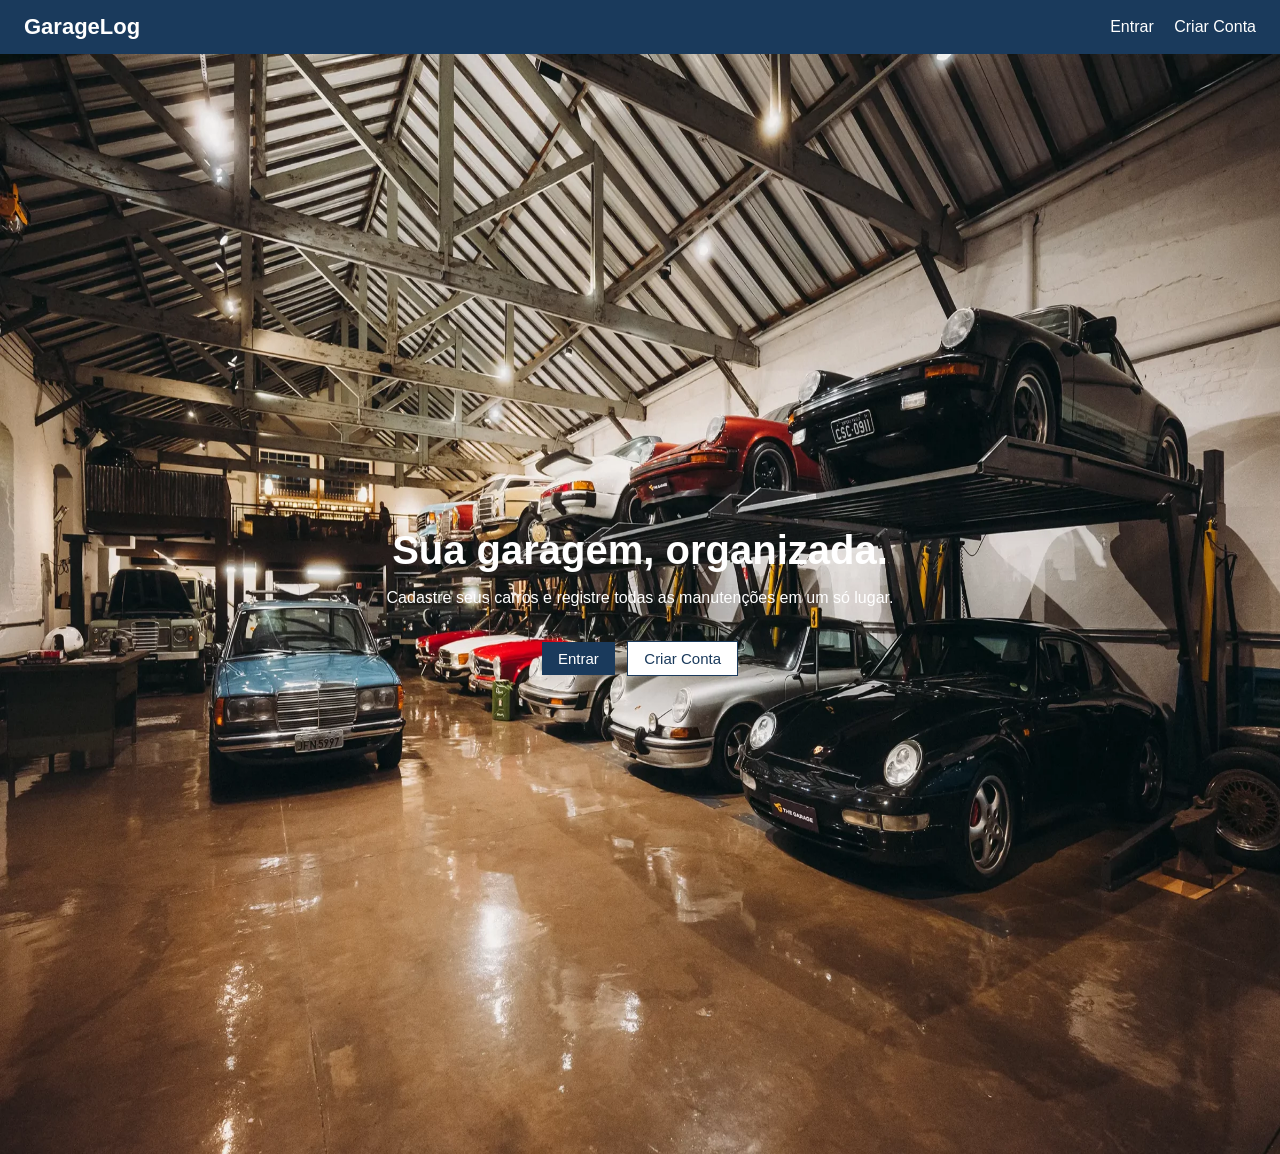
<file: index.html>
<!DOCTYPE html>
<html lang="pt-BR">
    <head>
        <meta charset="UTF-8">
        <link rel="icon" href="img/favpng_e4d9513455ed0e2b7a1973206c502229.png" type="image/png">
        <title>GarageLog</title>
        <link rel="stylesheet" href="css/estilo.css" type="text/css">
    </head>
    <body>

        <div class="header">
            <a href="index.html" class="logo">GarageLog</a>
            <nav class="nav">
                <a href="login.html">Entrar</a>
                <a href="cadastro.html">Criar Conta</a>
            </nav>
        </div>

        <div class="hero">
            <img src="img/garage.jpeg" alt="Garagem" class="hero-bg">
            <div class="hero-content">
                <h1>Sua garagem, organizada.</h1>
                <p>Cadastre seus carros e registre todas as manutenções em um só lugar.</p>
                <div>
                    <a href="login.html" class="btn">Entrar</a>
                    <a href="cadastro.html" class="btn btn-outline">Criar Conta</a>
                </div>
            </div>
        </div>

    </body>
</html>
</file>
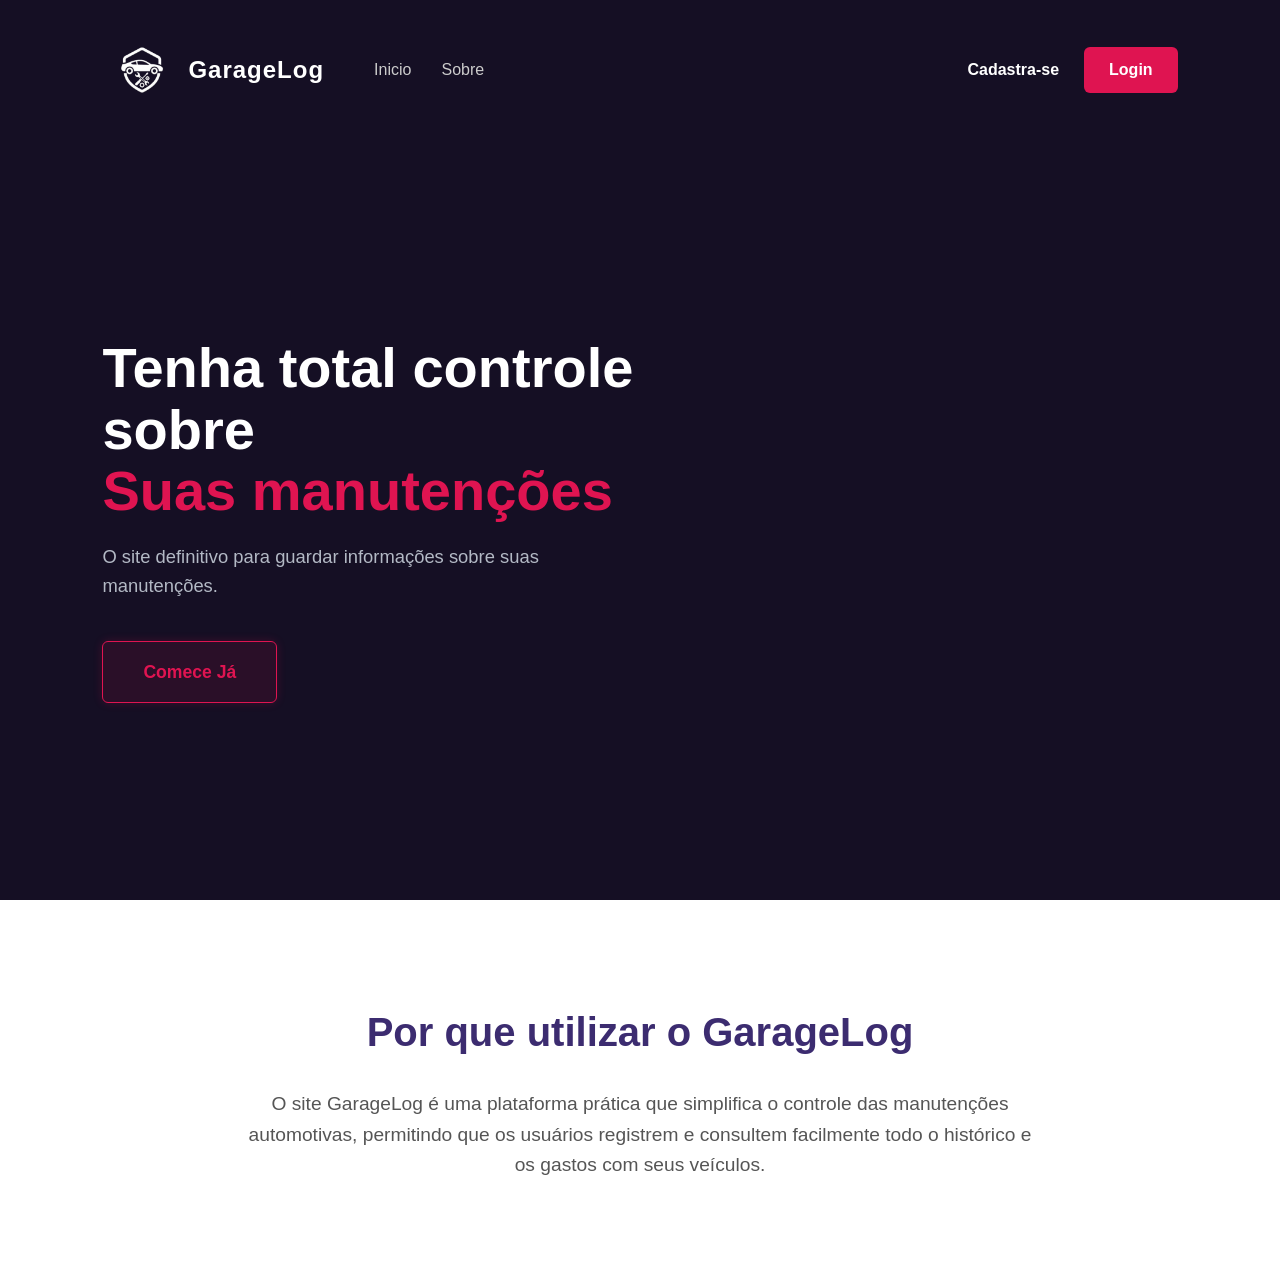
<file: frontend/index.html>
<!DOCTYPE html>
<html lang="en">
<head>
    <meta charset="UTF-8">
    <meta name="viewport" content="width=device-width, initial-scale=1.0">
    <title>GarageLog</title>
    <link rel="stylesheet" href="css/style.css">
</head>
<body>
    <div class="principal">
        <header class="header">
            <div class="grupo_esquerda">

                <div class="logo">
                    <img src="img\garageLog_logoBranca.png" alt="Logo GarageLog">
                    <a href="index.html">GarageLog</a>
                </div>

                <nav class="navbar">
                    <a href="index.html">Inicio</a>
                    <a href="#sobre">Sobre</a>
                </nav>          
            </div>

            <div class="grupo_direita">
                <a href="cadastro.html">Cadastra-se</a>
                <a href="login.html">Login</a>
            </div>

        </header>
        
        <main class="hero">

            <div class="texto_intro">
                <h1>Tenha total controle sobre <br><span>Suas manutenções</span></h1>
                <p>O site definitivo para guardar informações sobre suas manutenções.</p>

                <a href="cadastro.html" class="btn_comece_ja">Comece Já</a>
            </div>

            <div class="esp_vazio"></div>
        </main>
    </div>

    <section id="sobre" class="sessao-explicacao">
        <div class="container-explicacao">
            <h2>Por que utilizar o GarageLog</h2>
            <p>O site GarageLog é uma plataforma prática que simplifica o controle das manutenções automotivas, permitindo que os usuários registrem e consultem facilmente todo o histórico e os gastos com seus veículos.</p>    
        </div>
    </section>

</body>
</html>
</file>
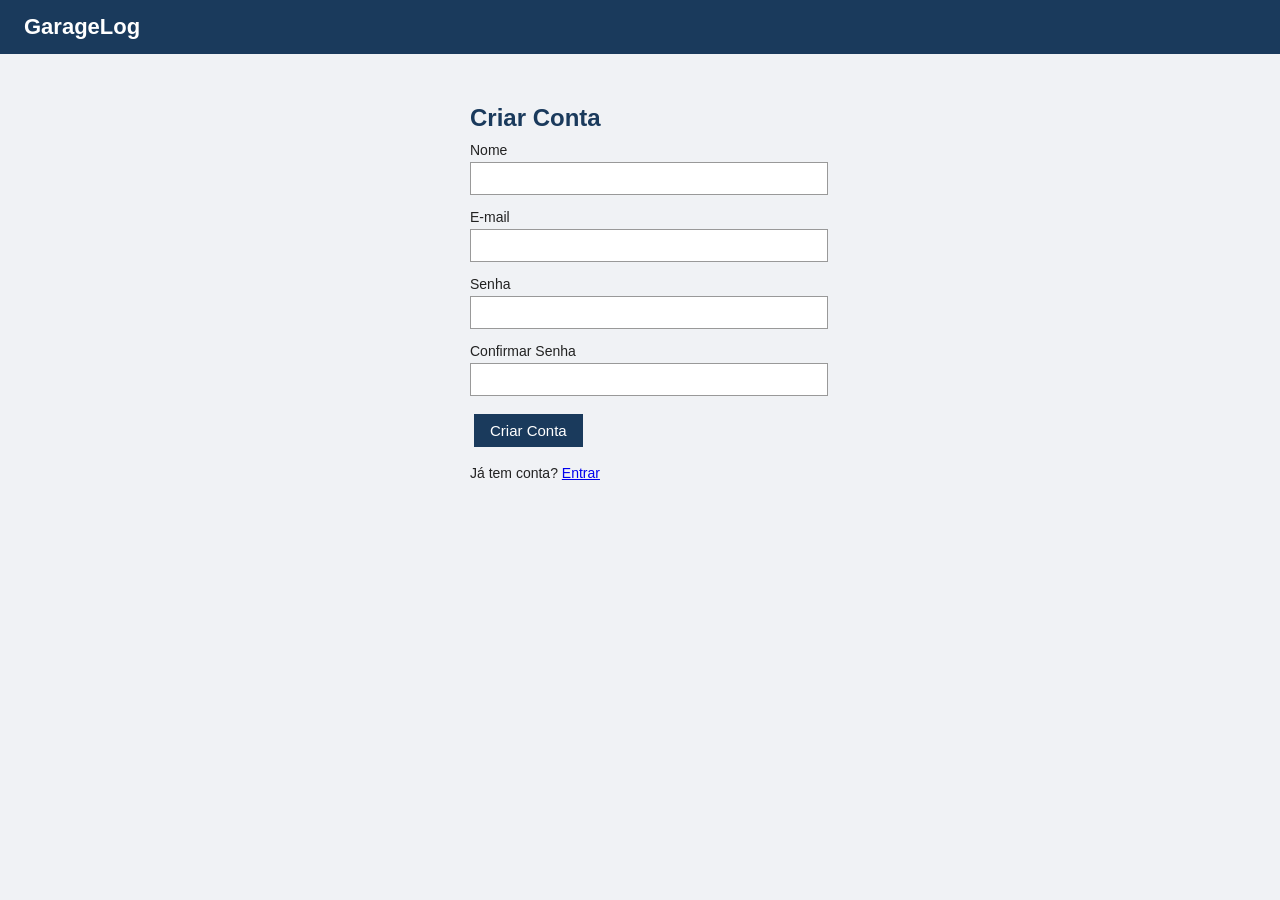
<file: cadastro.html>
<!DOCTYPE html>
<html lang="pt-BR">
    <head>
        <meta charset="UTF-8">
        <link rel="icon" href="img/favpng_e4d9513455ed0e2b7a1973206c502229.png" type="image/png">
        <title>GarageLog - Criar Conta</title>
        <link rel="stylesheet" href="css/estilo.css" type="text/css">
    </head>
    <body>

        <div class="header">
            <a href="index.html" class="logo">GarageLog</a>
        </div>

        <div class="form-container">
            <h2>Criar Conta</h2>

            <div class="form-group">
                <label>Nome</label>
                <input type="text" id="nome">
            </div>

            <div class="form-group">
                <label>E-mail</label>
                <input type="text" id="email">
            </div>

            <div class="form-group">
                <label>Senha</label>
                <input type="password" id="senha">
            </div>

            <div class="form-group">
                <label>Confirmar Senha</label>
                <input type="password" id="confirmar-senha">
            </div>

            <button class="btn" onclick="criarConta()">Criar Conta</button>

            <div id="mensagem"></div>

            <a href="garagem.html" id="link-garagem" class="btn" style="display: none;">Ir para minha garagem &rarr;</a>

            <p class="form-footer">Já tem conta? <a href="login.html">Entrar</a></p>
        </div>

        <script src="js/cadastro.js"></script>
    </body>
</html>
</file>
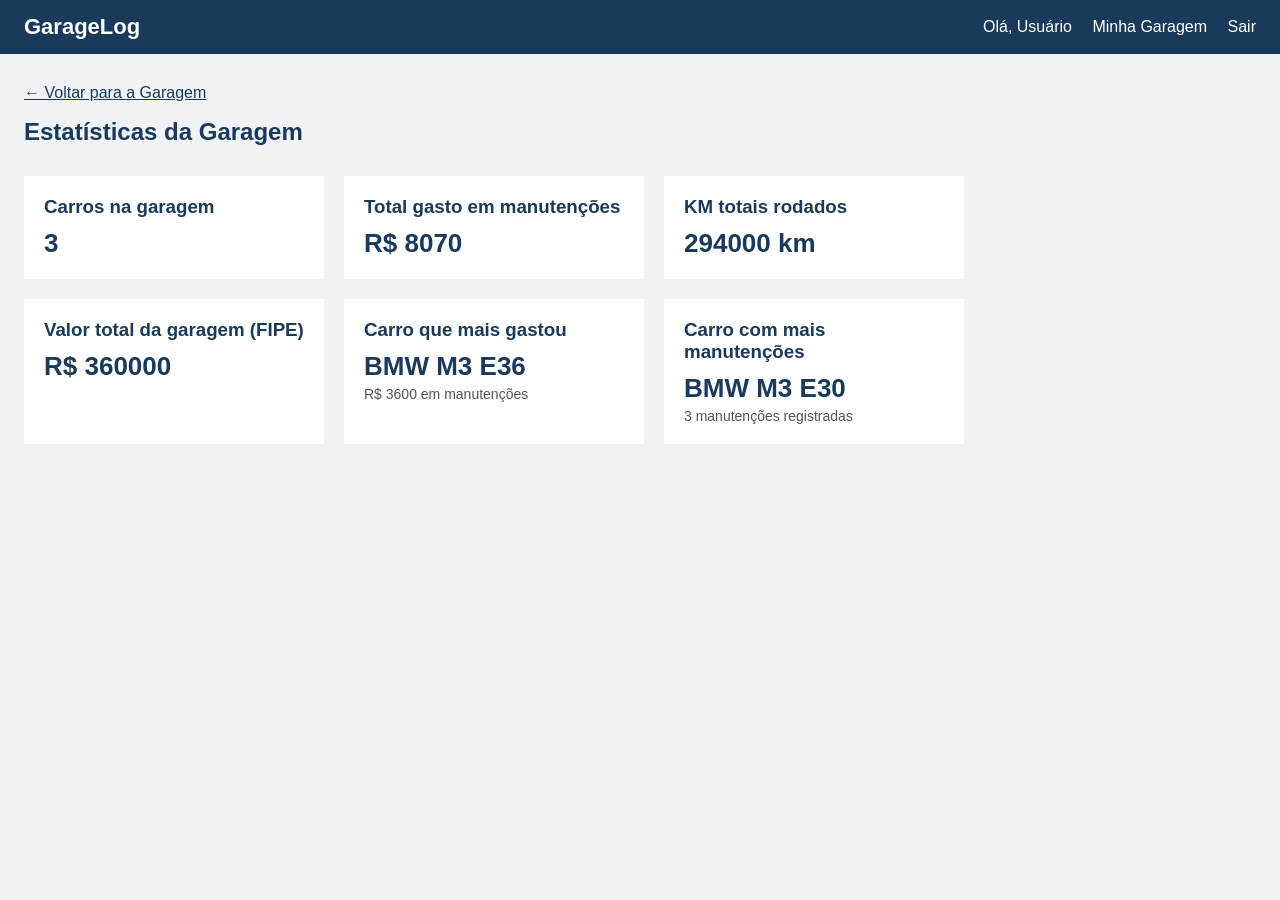
<file: estatisticas.html>
<!DOCTYPE html>
<html lang="pt-BR">
    <head>
        <meta charset="UTF-8">
        <link rel="icon" href="img/favpng_e4d9513455ed0e2b7a1973206c502229.png" type="image/png">
        <title>GarageLog - Estatísticas</title>
        <link rel="stylesheet" href="css/estilo.css" type="text/css">
    </head>
    <body>

        <div class="header">
            <a href="index.html" class="logo">GarageLog</a>
            <nav class="nav">
                <span>Olá, Usuário</span>
                <a href="garagem.html">Minha Garagem</a>
                <a href="index.html">Sair</a>
            </nav>
        </div>

        <div class="container">
            <a href="garagem.html" class="back-link">← Voltar para a Garagem</a>

            <div class="page-header">
                <h2 class="page-title">Estatísticas da Garagem</h2>
            </div>

            <div class="stats-grid">
                <div class="stat-card">
                    <h3>Carros na garagem</h3>
                    <div class="stat-valor" id="stat-contador">-</div>
                </div>
                <div class="stat-card">
                    <h3>Total gasto em manutenções</h3>
                    <div class="stat-valor" id="stat-total">-</div>
                </div>
                <div class="stat-card">
                    <h3>KM totais rodados</h3>
                    <div class="stat-valor" id="stat-km">-</div>
                </div>
                <div class="stat-card">
                    <h3>Valor total da garagem (FIPE)</h3>
                    <div class="stat-valor" id="stat-fipe">-</div>
                </div>
                <div class="stat-card">
                    <h3>Carro que mais gastou</h3>
                    <div class="stat-valor" id="stat-maior-gasto">-</div>
                    <div class="stat-detalhe" id="stat-maior-gasto-det"></div>
                </div>
                <div class="stat-card">
                    <h3>Carro com mais manutenções</h3>
                    <div class="stat-valor" id="stat-mais-manut">-</div>
                    <div class="stat-detalhe" id="stat-mais-manut-det"></div>
                </div>
            </div>
        </div>

        <script src="js/estatisticas.js"></script>
    </body>
</html>
</file>
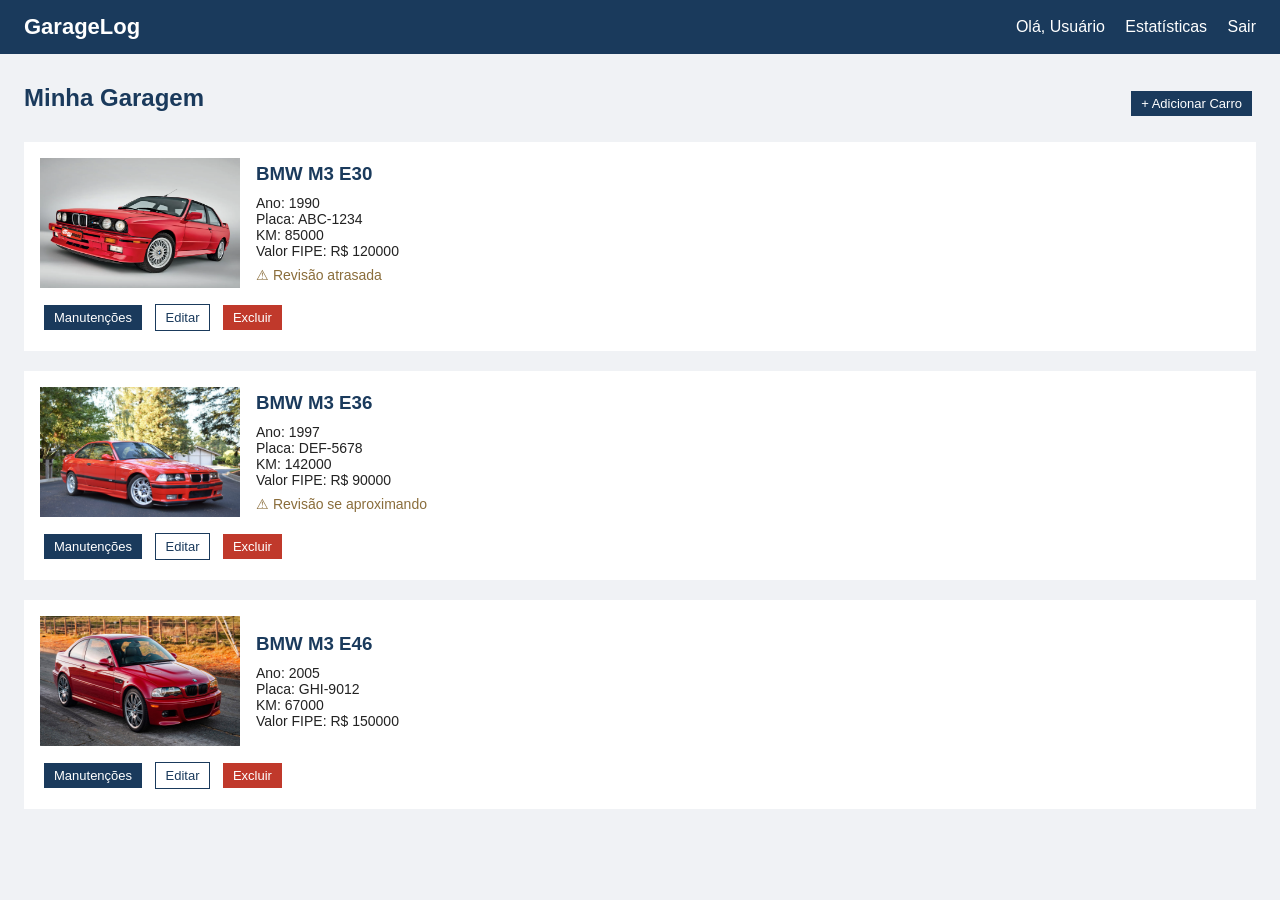
<file: garagem.html>
<!DOCTYPE html>
<html lang="pt-BR">
    <head>
        <meta charset="UTF-8">
        <link rel="icon" href="img/favpng_e4d9513455ed0e2b7a1973206c502229.png" type="image/png">
        <title>GarageLog - Minha Garagem</title>
        <link rel="stylesheet" href="css/estilo.css" type="text/css">
    </head>
    <body>

        <div class="header">
            <a href="index.html" class="logo">GarageLog</a>
            <nav class="nav">
                <span>Olá, Usuário</span>
                <a href="estatisticas.html">Estatísticas</a>
                <a href="index.html">Sair</a>
            </nav>
        </div>

        <div class="container">
            <div class="page-header">
                <h2 class="page-title">Minha Garagem</h2>
                <button class="btn btn-small" onclick="mostrarFormCarro()">+ Adicionar Carro</button>
            </div>

            <div class="form-inline" id="form-carro">
                <h3 id="titulo-form-carro">Adicionar Carro</h3>
                <div class="form-group">
                    <label>Modelo</label>
                    <input type="text" id="c-modelo">
                </div>
                <div class="form-group">
                    <label>Ano</label>
                    <input type="text" id="c-ano">
                </div>
                <div class="form-group">
                    <label>Placa</label>
                    <input type="text" id="c-placa">
                </div>
                <div class="form-group">
                    <label>KM Atual</label>
                    <input type="number" id="c-km">
                </div>
                <div class="form-group">
                    <label>Próxima revisão (KM)</label>
                    <input type="number" id="c-proxima">
                </div>
                <div class="form-group">
                    <label>Valor FIPE (R$)</label>
                    <input type="number" id="c-fipe">
                </div>
                <button class="btn" onclick="salvarCarro()">Salvar</button>
                <button class="btn btn-outline" onclick="esconderFormCarro()">Cancelar</button>
                <div id="mensagem-carro"></div>
            </div>

            <div class="cards" id="cards">

                <div class="card" id="carro1">
                    <div class="card-top">
                        <img src="img/e30.jpeg" alt="BMW M3 E30">
                        <div class="card-info" id="info1">
                            <h3>BMW M3 E30</h3>
                            <p>Ano: 1990</p>
                            <p>Placa: ABC-1234</p>
                            <p>KM: 85000</p>
                            <p>Valor FIPE: R$ 120000</p>
                            <p class="alerta-revisao" id="alerta1" style="display: none;"></p>
                        </div>
                    </div>
                    <div class="card-actions" id="acoes1">
                        <button class="btn btn-small" onclick="alternarManutencoes(1)">Manutenções</button>
                        <button class="btn btn-small btn-outline" onclick="editarCarro(1)">Editar</button>
                        <button class="btn btn-small btn-danger" onclick="pedirConfirmacao(1)">Excluir</button>
                    </div>
                    <div class="confirmacao" id="confirm1" style="display: none;">
                        <p>Tem certeza que deseja excluir este carro?</p>
                        <button class="btn btn-small btn-danger" onclick="confirmarExclusao(1)">Sim, excluir</button>
                        <button class="btn btn-small btn-outline" onclick="cancelarExclusao(1)">Cancelar</button>
                    </div>
                    <div class="bloco-manutencoes" id="bloco1">
                        <div class="table-wrapper">
                            <table>
                                <thead>
                                    <tr><th>Data</th><th>Tipo</th><th>Descrição</th><th>KM</th><th>Valor</th><th>Ações</th></tr>
                                </thead>
                                <tbody id="corpo1">
                                    <tr>
                                        <td>10/01/2024</td><td>Revisão</td><td>Troca de óleo e filtro</td><td>80000</td><td data-valor="350">R$ 350</td>
                                        <td><button class="btn btn-small btn-outline" onclick="editarManutencao(this,1)">Editar</button> <button class="btn btn-small btn-danger" onclick="excluirManutencao(this,1)">Excluir</button></td>
                                    </tr>
                                    <tr>
                                        <td>15/03/2024</td><td>Freios</td><td>Troca das pastilhas dianteiras</td><td>81500</td><td data-valor="620">R$ 620</td>
                                        <td><button class="btn btn-small btn-outline" onclick="editarManutencao(this,1)">Editar</button> <button class="btn btn-small btn-danger" onclick="excluirManutencao(this,1)">Excluir</button></td>
                                    </tr>
                                    <tr>
                                        <td>20/08/2024</td><td>Revisão</td><td>Troca de velas e correia dentada</td><td>85000</td><td data-valor="1200">R$ 1200</td>
                                        <td><button class="btn btn-small btn-outline" onclick="editarManutencao(this,1)">Editar</button> <button class="btn btn-small btn-danger" onclick="excluirManutencao(this,1)">Excluir</button></td>
                                    </tr>
                                </tbody>
                            </table>
                        </div>
                        <div class="total-box">Total gasto: <b id="total1">R$ 0</b></div>
                        <button class="btn btn-small" onclick="mostrarFormManut(1)">+ Registrar Manutenção</button>
                        <div class="form-manut" id="formmanut1">
                            <h4 id="tituloman1">Registrar Manutenção</h4>
                            <div class="form-group"><label>Data</label><input type="text" id="m-data1" placeholder="dd/mm/aaaa"></div>
                            <div class="form-group"><label>Tipo</label><input type="text" id="m-tipo1"></div>
                            <div class="form-group"><label>Descrição</label><input type="text" id="m-descricao1"></div>
                            <div class="form-group"><label>KM</label><input type="text" id="m-km1"></div>
                            <div class="form-group"><label>Valor (R$)</label><input type="number" id="m-valor1"></div>
                            <button class="btn" onclick="salvarManutencao(1)">Salvar</button>
                            <button class="btn btn-outline" onclick="esconderFormManut(1)">Cancelar</button>
                            <div id="msgman1"></div>
                        </div>
                    </div>
                </div>

                <div class="card" id="carro2">
                    <div class="card-top">
                        <img src="img/e36.jpeg" alt="BMW M3 E36">
                        <div class="card-info" id="info2">
                            <h3>BMW M3 E36</h3>
                            <p>Ano: 1997</p>
                            <p>Placa: DEF-5678</p>
                            <p>KM: 142000</p>
                            <p>Valor FIPE: R$ 90000</p>
                            <p class="alerta-revisao" id="alerta2" style="display: none;"></p>
                        </div>
                    </div>
                    <div class="card-actions" id="acoes2">
                        <button class="btn btn-small" onclick="alternarManutencoes(2)">Manutenções</button>
                        <button class="btn btn-small btn-outline" onclick="editarCarro(2)">Editar</button>
                        <button class="btn btn-small btn-danger" onclick="pedirConfirmacao(2)">Excluir</button>
                    </div>
                    <div class="confirmacao" id="confirm2" style="display: none;">
                        <p>Tem certeza que deseja excluir este carro?</p>
                        <button class="btn btn-small btn-danger" onclick="confirmarExclusao(2)">Sim, excluir</button>
                        <button class="btn btn-small btn-outline" onclick="cancelarExclusao(2)">Cancelar</button>
                    </div>
                    <div class="bloco-manutencoes" id="bloco2">
                        <div class="table-wrapper">
                            <table>
                                <thead>
                                    <tr><th>Data</th><th>Tipo</th><th>Descrição</th><th>KM</th><th>Valor</th><th>Ações</th></tr>
                                </thead>
                                <tbody id="corpo2">
                                    <tr>
                                        <td>12/02/2023</td><td>Revisão</td><td>Troca de óleo</td><td>138000</td><td data-valor="400">R$ 400</td>
                                        <td><button class="btn btn-small btn-outline" onclick="editarManutencao(this,2)">Editar</button> <button class="btn btn-small btn-danger" onclick="excluirManutencao(this,2)">Excluir</button></td>
                                    </tr>
                                    <tr>
                                        <td>03/01/2024</td><td>Pneus</td><td>Quatro pneus novos</td><td>141800</td><td data-valor="3200">R$ 3200</td>
                                        <td><button class="btn btn-small btn-outline" onclick="editarManutencao(this,2)">Editar</button> <button class="btn btn-small btn-danger" onclick="excluirManutencao(this,2)">Excluir</button></td>
                                    </tr>
                                </tbody>
                            </table>
                        </div>
                        <div class="total-box">Total gasto: <b id="total2">R$ 0</b></div>
                        <button class="btn btn-small" onclick="mostrarFormManut(2)">+ Registrar Manutenção</button>
                        <div class="form-manut" id="formmanut2">
                            <h4 id="tituloman2">Registrar Manutenção</h4>
                            <div class="form-group"><label>Data</label><input type="text" id="m-data2" placeholder="dd/mm/aaaa"></div>
                            <div class="form-group"><label>Tipo</label><input type="text" id="m-tipo2"></div>
                            <div class="form-group"><label>Descrição</label><input type="text" id="m-descricao2"></div>
                            <div class="form-group"><label>KM</label><input type="text" id="m-km2"></div>
                            <div class="form-group"><label>Valor (R$)</label><input type="number" id="m-valor2"></div>
                            <button class="btn" onclick="salvarManutencao(2)">Salvar</button>
                            <button class="btn btn-outline" onclick="esconderFormManut(2)">Cancelar</button>
                            <div id="msgman2"></div>
                        </div>
                    </div>
                </div>

                <div class="card" id="carro3">
                    <div class="card-top">
                        <img src="img/e46.jpeg" alt="BMW M3 E46">
                        <div class="card-info" id="info3">
                            <h3>BMW M3 E46</h3>
                            <p>Ano: 2005</p>
                            <p>Placa: GHI-9012</p>
                            <p>KM: 67000</p>
                            <p>Valor FIPE: R$ 150000</p>
                            <p class="alerta-revisao" id="alerta3" style="display: none;"></p>
                        </div>
                    </div>
                    <div class="card-actions" id="acoes3">
                        <button class="btn btn-small" onclick="alternarManutencoes(3)">Manutenções</button>
                        <button class="btn btn-small btn-outline" onclick="editarCarro(3)">Editar</button>
                        <button class="btn btn-small btn-danger" onclick="pedirConfirmacao(3)">Excluir</button>
                    </div>
                    <div class="confirmacao" id="confirm3" style="display: none;">
                        <p>Tem certeza que deseja excluir este carro?</p>
                        <button class="btn btn-small btn-danger" onclick="confirmarExclusao(3)">Sim, excluir</button>
                        <button class="btn btn-small btn-outline" onclick="cancelarExclusao(3)">Cancelar</button>
                    </div>
                    <div class="bloco-manutencoes" id="bloco3">
                        <div class="table-wrapper">
                            <table>
                                <thead>
                                    <tr><th>Data</th><th>Tipo</th><th>Descrição</th><th>KM</th><th>Valor</th><th>Ações</th></tr>
                                </thead>
                                <tbody id="corpo3">
                                    <tr>
                                        <td>05/05/2024</td><td>Revisão</td><td>Óleo e filtros</td><td>64000</td><td data-valor="500">R$ 500</td>
                                        <td><button class="btn btn-small btn-outline" onclick="editarManutencao(this,3)">Editar</button> <button class="btn btn-small btn-danger" onclick="excluirManutencao(this,3)">Excluir</button></td>
                                    </tr>
                                    <tr>
                                        <td>18/09/2024</td><td>Suspensão</td><td>Troca dos amortecedores</td><td>66200</td><td data-valor="1800">R$ 1800</td>
                                        <td><button class="btn btn-small btn-outline" onclick="editarManutencao(this,3)">Editar</button> <button class="btn btn-small btn-danger" onclick="excluirManutencao(this,3)">Excluir</button></td>
                                    </tr>
                                </tbody>
                            </table>
                        </div>
                        <div class="total-box">Total gasto: <b id="total3">R$ 0</b></div>
                        <button class="btn btn-small" onclick="mostrarFormManut(3)">+ Registrar Manutenção</button>
                        <div class="form-manut" id="formmanut3">
                            <h4 id="tituloman3">Registrar Manutenção</h4>
                            <div class="form-group"><label>Data</label><input type="text" id="m-data3" placeholder="dd/mm/aaaa"></div>
                            <div class="form-group"><label>Tipo</label><input type="text" id="m-tipo3"></div>
                            <div class="form-group"><label>Descrição</label><input type="text" id="m-descricao3"></div>
                            <div class="form-group"><label>KM</label><input type="text" id="m-km3"></div>
                            <div class="form-group"><label>Valor (R$)</label><input type="number" id="m-valor3"></div>
                            <button class="btn" onclick="salvarManutencao(3)">Salvar</button>
                            <button class="btn btn-outline" onclick="esconderFormManut(3)">Cancelar</button>
                            <div id="msgman3"></div>
                        </div>
                    </div>
                </div>

            </div>
        </div>

        <script src="js/garagem.js"></script>
    </body>
</html>
</file>
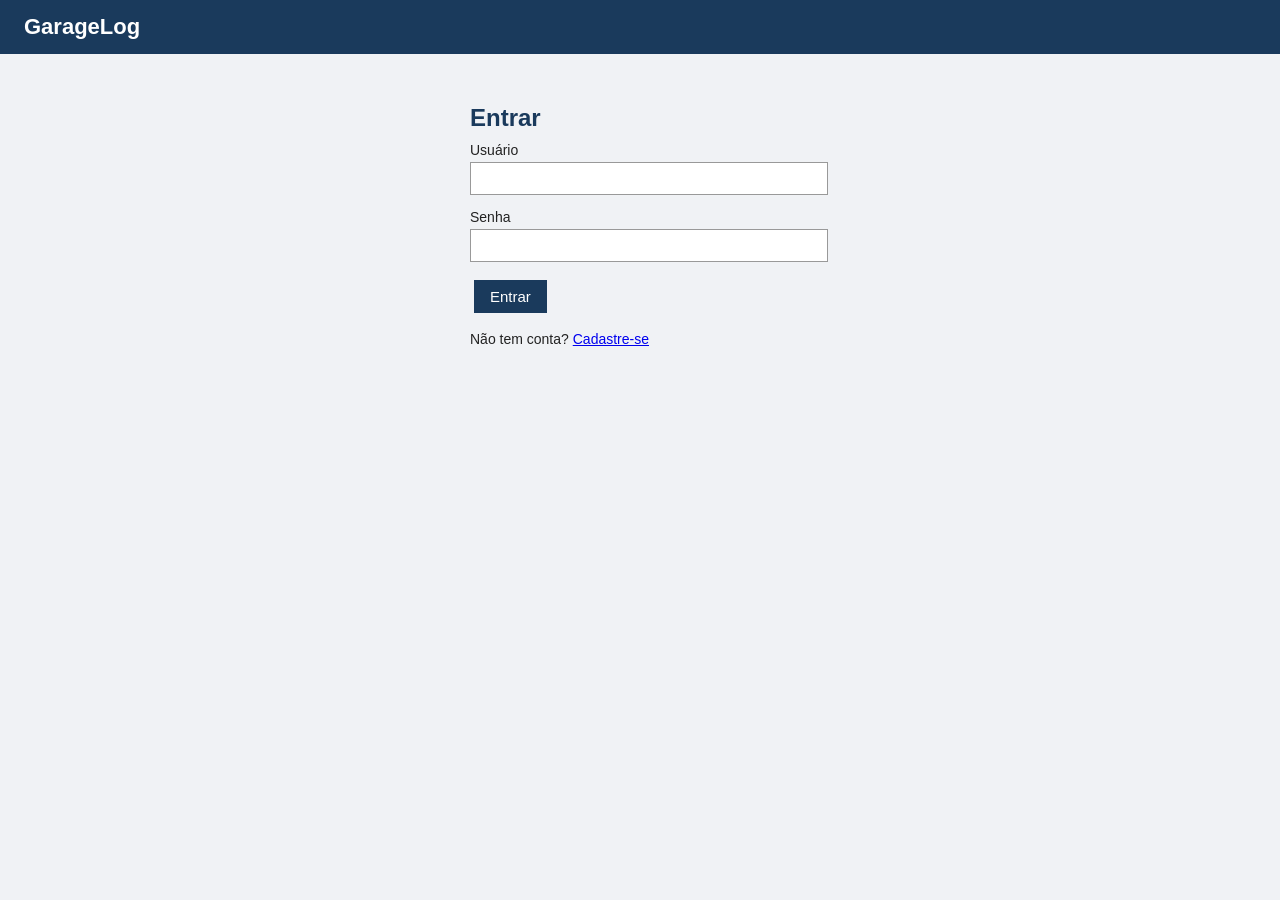
<file: login.html>
<!DOCTYPE html>
<html lang="pt-BR">
    <head>
        <meta charset="UTF-8">
        <link rel="icon" href="img/favpng_e4d9513455ed0e2b7a1973206c502229.png" type="image/png">
        <title>GarageLog - Login</title>
        <link rel="stylesheet" href="css/estilo.css" type="text/css">
    </head>
    <body>

        <div class="header">
            <a href="index.html" class="logo">GarageLog</a>
        </div>

        <div class="form-container">
            <h2>Entrar</h2>

            <div class="form-group">
                <label>Usuário</label>
                <input type="text" id="usuario">
            </div>

            <div class="form-group">
                <label>Senha</label>
                <input type="password" id="senha">
            </div>

            <button class="btn" onclick="entrar()">Entrar</button>

            <div id="mensagem"></div>

            <a href="garagem.html" id="link-garagem" class="btn" style="display: none;">Acessar minha garagem &rarr;</a>

            <p class="form-footer">Não tem conta? <a href="cadastro.html">Cadastre-se</a></p>
        </div>

        <script src="js/login.js"></script>
    </body>
</html>
</file>
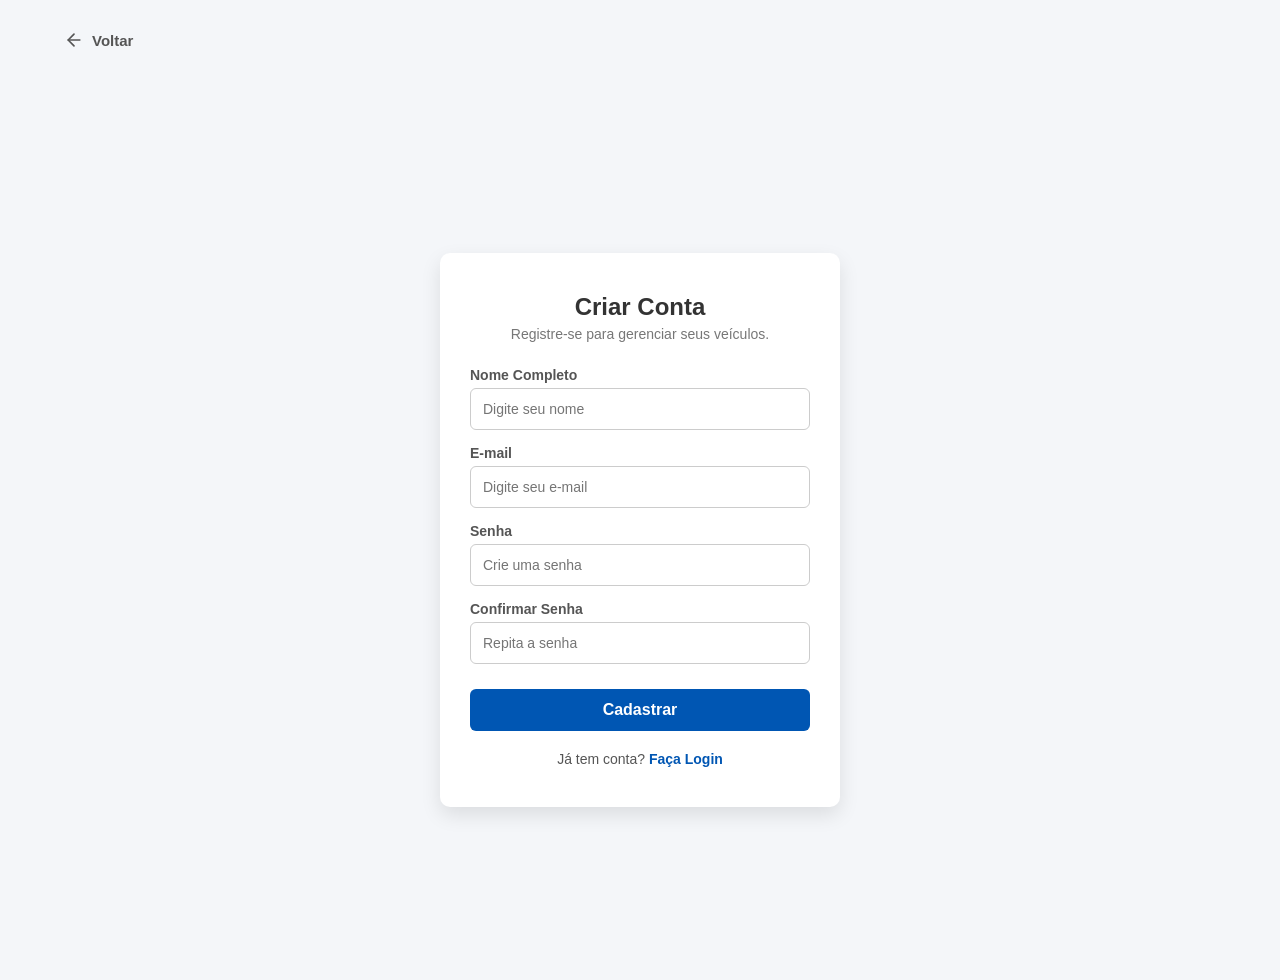
<file: frontend/cadastro.html>
<!DOCTYPE html>
<html lang="pt-BR">
<head>
    <meta charset="UTF-8">
    <meta name="viewport" content="width=device-width, initial-scale=1.0">
    <title>Cadastro</title>
    <link rel="stylesheet" href="css/cadastro.css">
</head>
<body> 
    <header class="header-simples">
        <!-- Botão de Voltar -->
        <a href="index.html" class="btn-voltar">
            <svg width="20" height="20" viewBox="0 0 24 24" fill="none" stroke="currentColor" stroke-width="2" stroke-linecap="round" stroke-linejoin="round">
                <line x1="19" y1="12" x2="5" y2="12"></line>
                <polyline points="12 19 5 12 12 5"></polyline>
            </svg>
            Voltar
        </a>
    </header>  
    <div class="container-principal">      
        <div class="cadastro-box">
            <h2>Criar Conta</h2>
            <p>Registre-se para gerenciar seus veículos.</p>

            <form action="/salvar_usuario" method="POST">
                
                <div class="grupo-input">
                    <label for="nome">Nome Completo</label>
                    <input type="text" id="nome" name="nome" placeholder="Digite seu nome" required>
                </div>

                <div class="grupo-input">
                    <label for="email">E-mail</label>
                    <input type="email" id="email" name="email" placeholder="Digite seu e-mail" required>
                </div>

                <div class="grupo-input">
                    <label for="senha">Senha</label>
                    <input type="password" id="senha" name="senha" placeholder="Crie uma senha" required>
                </div>

                <div class="grupo-input">
                    <label for="confirmar_senha">Confirmar Senha</label>
                    <input type="password" id="confirmar_senha" name="confirmar_senha" placeholder="Repita a senha" required>
                </div>

                <button type="submit" class="btn-cadastrar">Cadastrar</button>
                
            </form>

            <div class="link-login">
                Já tem conta? <a href="login.html">Faça Login</a>
            </div>
        </div>
    </div>
</body>
</html>
</file>
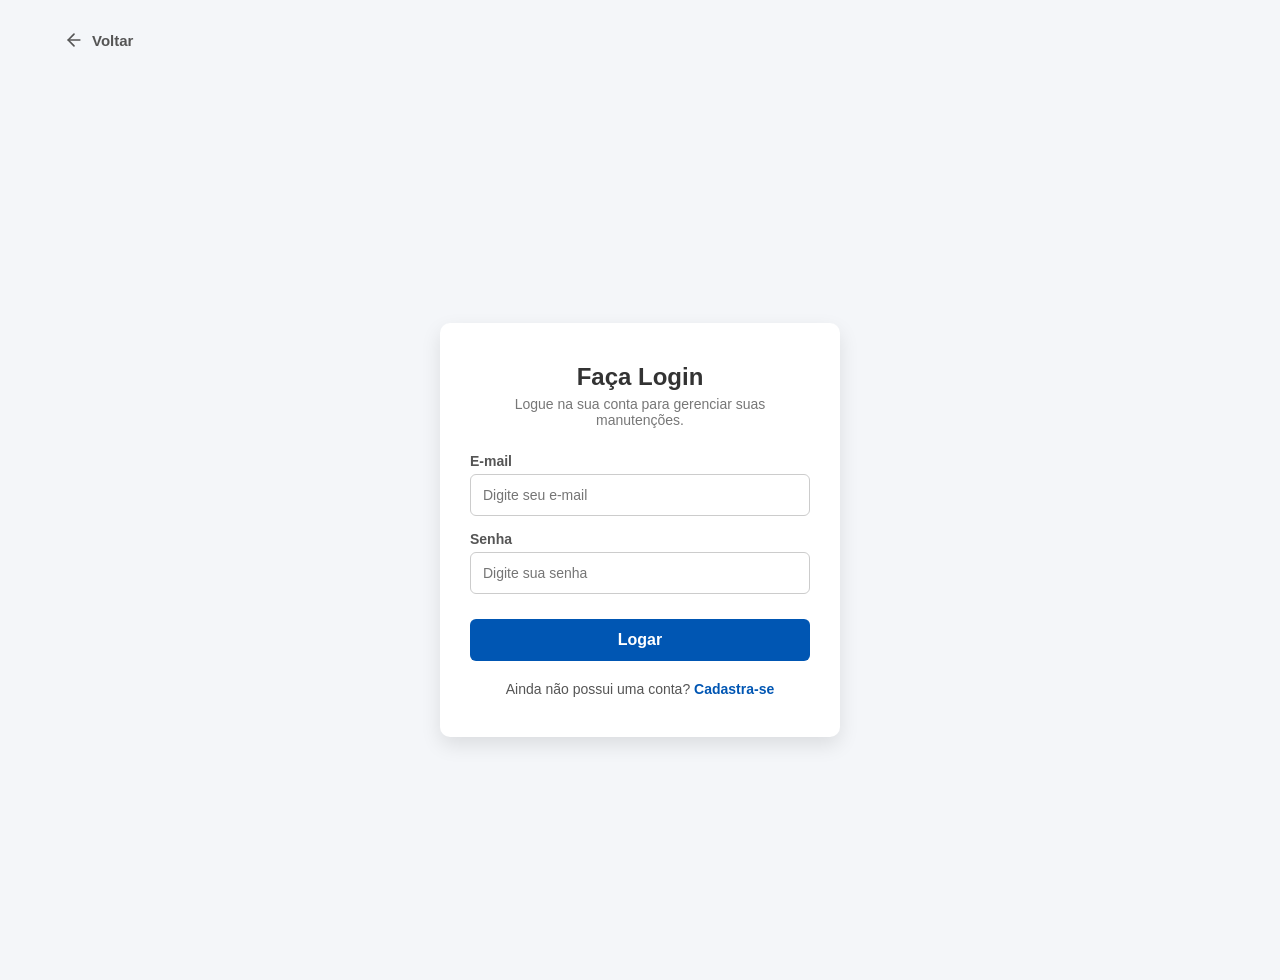
<file: frontend/login.html>
<!DOCTYPE html>
<html lang="en">
<head>
    <meta charset="UTF-8">
    <meta name="viewport" content="width=device-width, initial-scale=1.0">
    <title>Login</title>
    <link rel="stylesheet" href="css/login.css">
</head>
<body>
    <header class="header-simples">
        <!-- Botão de Voltar -->
        <a href="index.html" class="btn-voltar">
            <svg width="20" height="20" viewBox="0 0 24 24" fill="none" stroke="currentColor" stroke-width="2" stroke-linecap="round" stroke-linejoin="round">
                <line x1="19" y1="12" x2="5" y2="12"></line>
                <polyline points="12 19 5 12 12 5"></polyline>
            </svg>
            Voltar
        </a>
     </header>   
     <div class="container-principal">
        <div class="login-box">
            <h2>Faça Login</h2>
            <p>Logue na sua conta para gerenciar suas manutenções.</p>

            <form action="/salvar_usuario" method="POST">

                <div class="grupo-input">
                    <label for="email">E-mail</label>
                    <input type="email" id="email" name="email" placeholder="Digite seu e-mail" required>
                </div>

                <div class="grupo-input">
                    <label for="senha">Senha</label>
                    <input type="password" id="senha" name="senha" placeholder="Digite sua senha" required>
                </div>

                <button type="submit" class="btn-logar">Logar</button>
                
            </form>

            <div class="link-cadastro">
                Ainda não possui uma conta? <a href="cadastro.html">Cadastra-se</a>
            </div>
        </div>
    </div>
</body>
</html>
</file>
<file: css/estilo.css>
* {
    margin: 0;
    padding: 0;
}

body {
    font-family: Arial, sans-serif;
    background-color: #f0f2f5;
    color: #222;
}

h2, h3, h4 {
    color: #1a3a5c;
    margin-bottom: 10px;
}

.header {
    display: flex;
    justify-content: space-between;
    align-items: center;
    padding: 14px 24px;
    background-color: #1a3a5c;
}

.header a, .header span {
    color: white;
    text-decoration: none;
}

.logo {
    font-size: 22px;
    font-weight: bold;
}

.nav a {
    margin-left: 16px;
}

.hero {
    position: relative;
    display: flex;
    flex-direction: column;
    justify-content: center;
    align-items: center;
    min-height: 100vh;
    padding: 100px 20px;
    text-align: center;
    background-color: #1a3a5c;
}

.hero-bg {
    position: absolute;
    top: 0;
    left: 0;
    width: 100%;
    height: 100%;
    z-index: 0;
}

.hero-content {
    position: relative;
    z-index: 1;
    color: white;
}

.hero h1 {
    font-size: 40px;
    margin-bottom: 16px;
}

.hero p {
    margin-bottom: 30px;
}

.btn {
    display: inline-block;
    margin: 4px;
    padding: 8px 16px;
    border: none;
    background-color: #1a3a5c;
    color: white;
    font-family: Arial, sans-serif;
    font-size: 15px;
    text-decoration: none;
}

.btn-outline {
    background-color: white;
    color: #1a3a5c;
    border: 1px solid #1a3a5c;
}

.btn-small {
    padding: 5px 10px;
    font-size: 13px;
}

.btn-danger {
    background-color: #c0392b;
}

.container {
    padding: 30px 24px;
}

.page-header {
    display: flex;
    justify-content: space-between;
    align-items: center;
    margin-bottom: 20px;
}

.form-container {
    width: 340px;
    margin: 50px auto;
}

.form-group {
    margin-bottom: 14px;
}

label {
    display: block;
    margin-bottom: 4px;
    font-size: 14px;
}

input {
    display: block;
    width: 100%;
    padding: 8px;
    border: 1px solid #999;
}

.form-footer {
    margin-top: 14px;
    font-size: 14px;
}

.cards {
    display: flex;
    flex-direction: column;
    gap: 20px;
}

.card {
    padding: 16px;
    background-color: white;
}

.card-top {
    display: flex;
    align-items: center;
    gap: 16px;
}

.card img {
    width: 200px;
    height: 130px;
}

.card p {
    font-size: 14px;
}

.card-actions {
    margin-top: 12px;
}

.alerta-revisao {
    margin-top: 8px;
    font-size: 13px;
    color: #8a6d3b;
}

.form-inline,
.form-manut,
.bloco-manutencoes {
    display: none;
}

.form-inline {
    margin-bottom: 24px;
}

.bloco-manutencoes {
    margin-top: 16px;
    padding-top: 16px;
    border-top: 1px solid #ccc;
}

.form-manut {
    margin-top: 14px;
}

.confirmacao {
    margin-top: 10px;
    font-size: 13px;
}

table {
    width: 100%;
    border-collapse: collapse;
}

th, td {
    padding: 10px;
    border: 1px solid #ccc;
    font-size: 14px;
    text-align: left;
}

th {
    background-color: #1a3a5c;
    color: white;
}

tr:nth-child(even) td {
    background-color: #f0f2f5;
}

.total-box {
    margin-top: 14px;
    font-size: 16px;
    color: #1a3a5c;
}

.total-box b {
    font-size: 20px;
}

.stats-grid {
    display: flex;
    flex-wrap: wrap;
    gap: 20px;
}

.stat-card {
    width: 260px;
    padding: 20px;
    background-color: white;
}

.stat-valor {
    font-size: 26px;
    font-weight: bold;
    color: #1a3a5c;
}

.stat-detalhe {
    margin-top: 4px;
    font-size: 14px;
    color: #555;
}

.back-link {
    display: inline-block;
    margin-bottom: 16px;
    color: #1a3a5c;
}
</file>
<file: frontend/css/style.css>
/* =========================================
   1. RESET BÁSICO, FONTES E VARIÁVEIS
   ========================================= */
:root {
    /* Paleta extraída da sua logo */
    --cor-primaria: #3c2c70; /* Roxo escuro do texto */
    --cor-destaque: #df1451; /* Magenta/Vermelho do detalhe */
    --cor-fundo-escuro: #150f24; /* Um tom super escuro derivado do roxo para o fundo */
    --cor-texto-claro: #ffffff;
    --cor-texto-cinza: #b3b9c5;
}

* {
    margin: 0;
    padding: 0;
    box-sizing: border-box;
    font-family: 'Segoe UI', Roboto, Helvetica, Arial, sans-serif;
}

body {
    background-color: var(--cor-fundo-escuro); 
    color: var(--cor-texto-claro);
    line-height: 1.6;
}

a {
    text-decoration: none;
    transition: all 0.3s ease;
}

html {
    scroll-behavior: smooth;
}
/* =========================================
   2. O CONTÊINER PRINCIPAL (HERO)
   ========================================= */
.principal {
    min-height: 100vh;
    display: flex;
    flex-direction: column;
    
    /* Overlay escurecido usando o tom roxo para não perder a identidade */
    background-image: linear-gradient(rgba(21, 15, 36, 0.88), rgba(21, 15, 36, 0.88)), 
                      url('https://play-lh.googleusercontent.com/pg_Coi2iEfSAY2ESxMadxNc6ILRrmvn2ZILlUdkRKAI74n4a1_WOkQ0AsNUIA5cHhaBO2xCLJrN1lSuAalZ0EA=w240-h480-rw');
    background-size: cover;
    background-position: center;
    background-repeat: no-repeat;
}

/* =========================================
   3. CABEÇALHO (HEADER)
   ========================================= */
.header {
    display: flex;
    justify-content: space-between;
    align-items: center;
    padding: 30px 8%;
    background: transparent;
}

.grupo_esquerda {
    display: flex;
    align-items: center;
    gap: 50px;
}

.logo {
    display: flex;
    align-items: center;
    gap: 6px;
}

.logo img {
    height: 80px;
    width: auto;
}

.logo a {
    font-size: 24px;
    font-weight: 800;
    line-height: 1;
    color: var(--cor-texto-claro);
    letter-spacing: 1px;
}

.navbar {
    display: flex;
    gap: 30px;
}

.navbar a {
    color: #cccccc;
    font-weight: 500;
}

.navbar a:hover {
    color: var(--cor-destaque);
}

.grupo_direita {
    display: flex;
    align-items: center;
    gap: 25px;
}

.grupo_direita a {
    color: var(--cor-texto-claro);
    font-weight: 600;
}

/* Estilizando o botão de Login (Ajuste o seletor se colocar um href específico) */
.grupo_direita a:last-child {
    background-color: var(--cor-destaque);
    color: #ffffff;
    padding: 10px 25px;
    border-radius: 6px; /* Borda levemente mais arredondada para combinar com a logo */
}

.grupo_direita a:last-child:hover {
    background-color: #c21146; /* Um tom ligeiramente mais escuro para o hover */
    box-shadow: 0 0 15px rgba(223, 20, 81, 0.4);
}

/* =========================================
   4. CONTEÚDO PRINCIPAL (TEXTOS E ESPAÇO)
   ========================================= */
.hero {
    flex-grow: 1;
    display: flex;
    align-items: center;
    padding: 0 8%;
}

.esp_vazio {
    flex: 1;
}

.texto_intro {
    flex: 1;
    max-width: 650px;
}

.texto_intro h1 {
    font-size: 3.5rem;
    line-height: 1.1;
    margin-bottom: 20px;
}

/* Destacando a palavra com a cor magenta da logo */
.texto_intro h1 span {
    color: var(--cor-destaque);
}

.texto_intro p {
    font-size: 1.15rem;
    color: var(--cor-texto-cinza);
    margin-bottom: 40px;
    max-width: 90%;
}

/* Botão Principal */
.btn_comece_ja {
    display: inline-block;
    background-color: rgba(223, 20, 81, 0.1);
    color: var(--cor-destaque);
    padding: 16px 40px;
    border-radius: 6px;
    font-size: 1.1rem;
    font-weight: bold;
    border: 1px solid var(--cor-destaque);
    box-shadow: 0 0 10px rgba(223, 20, 81, 0.2);
}

.btn_comece_ja:hover {
    background-color: var(--cor-destaque);
    color: #ffffff;
    box-shadow: 0 0 25px rgba(223, 20, 81, 0.5);
}

/* =========================================
   5. SEÇÃO DE EXPLICAÇÃO (SOBRE)
   ========================================= */
.sessao-explicacao {
    background-color: #ffffff; /* Fundo branco para bater com o fundo da sua logo */
    color: #1a1a1a;
    padding: 100px 8%;
    text-align: center;
}

.container-explicacao {
    max-width: 800px;
    margin: 0 auto;
}

.container-explicacao h2 {
    font-size: 2.5rem;
    margin-bottom: 25px;
    color: var(--cor-primaria); /* Título usa o roxo principal da logo */
}

.container-explicacao p {
    font-size: 1.2rem;
    color: #555555;
}

/* =========================================
   6. RESPONSIVIDADE (Telas menores/Celulares)
   ========================================= */
@media (max-width: 850px) {
    .header {
        flex-direction: column;
        gap: 20px;
        padding: 20px;
    }
    .grupo_esquerda {
        flex-direction: column;
        gap: 20px;
    }
    
    .esp_vazio {
        display: none; 
    }
    
    .hero {
        text-align: center;
        padding-top: 40px;
        justify-content: center;
    }
    
    .texto_intro p {
        margin: 0 auto 40px auto;
    }

    .texto_intro h1 {
        font-size: 2.5rem;
    }
}
</file>
<file: frontend/css/cadastro.css>
/* Zera as margens padrão do navegador e define a fonte */
* {
    margin: 0;
    padding: 0;
    box-sizing: border-box;
    font-family: 'Segoe UI', Tahoma, Geneva, Verdana, sans-serif;
}

/* Fundo da página em um tom cinza bem claro para dar contraste à caixa branca */
body {
    background-color: #f4f6f9;
}

.header-simples {
    padding: 30px 5%; 
    width: 100%;
    display: flex;
    align-items: center; /* Alinha o botão e a logo na mesma altura */
}

/* Novo: Estilo do Botão Voltar */
.btn-voltar {
    display: flex;
    align-items: center;
    gap: 8px;
    text-decoration: none;
    color: #555555;
    font-weight: 600;
    font-size: 15px;
    margin-right: 40px; /* Empurra a logo para a direita, dando espaço */
    transition: color 0.3s ease;
}

.btn-voltar:hover {
    color: #0056b3; /* Cor azul para combinar com seus botões */
}

/* Novo: Efeito na setinha (SVG) */
.btn-voltar svg {
    transition: transform 0.3s ease;
}

.btn-voltar:hover svg {
    transform: translateX(-4px); /* Move a seta 4 pixels para a esquerda no hover */
}

/* Flexbox para centralizar a caixa perfeitamente no meio da tela */
.container-principal {
    display: flex;
    justify-content: center;
    align-items: center;
    min-height: 100vh;
    padding: 20px;
}

/* A "Caixa Branca" que você idealizou */
.cadastro-box {
    background-color: #ffffff;
    width: 100%;
    max-width: 400px; /* Evita que o formulário fique muito largo em telas grandes */
    padding: 40px 30px;
    border-radius: 10px;
    box-shadow: 0px 8px 20px rgba(0, 0, 0, 0.1); /* Sombra suave para dar profundidade */
}

.cadastro-box h2 {
    text-align: center;
    color: #333333;
    margin-bottom: 5px;
}

.cadastro-box p {
    text-align: center;
    color: #777777;
    font-size: 14px;
    margin-bottom: 25px;
}

/* Espaçamento entre os campos */
.grupo-input {
    margin-bottom: 15px;
    display: flex;
    flex-direction: column;
}

.grupo-input label {
    font-size: 14px;
    color: #555555;
    margin-bottom: 5px;
    font-weight: 600;
}

.grupo-input input {
    padding: 12px;
    border: 1px solid #cccccc;
    border-radius: 6px;
    font-size: 14px;
    transition: border-color 0.3s ease;
}

/* Efeito ao clicar no campo para digitar */
.grupo-input input:focus {
    outline: none;
    border-color: #0056b3; 
}

/* Botão principal de cadastro */
.btn-cadastrar {
    width: 100%;
    background-color: #0056b3; /* Cor azul de destaque, pode mudar para a cor do seu projeto */
    color: white;
    padding: 12px;
    border: none;
    border-radius: 6px;
    font-size: 16px;
    font-weight: bold;
    cursor: pointer;
    margin-top: 10px;
    transition: background-color 0.3s ease;
}

.btn-cadastrar:hover {
    background-color: #004494;
}

/* Seção do link para quem já tem conta */
.link-login {
    text-align: center;
    margin-top: 20px;
    font-size: 14px;
    color: #555555;
}

.link-login a {
    color: #0056b3;
    text-decoration: none;
    font-weight: bold;
}

.link-login a:hover {
    text-decoration: underline;
}
</file>
<file: frontend/css/login.css>
/* Zera as margens padrão do navegador e define a fonte */
* {
    margin: 0;
    padding: 0;
    box-sizing: border-box;
    font-family: 'Segoe UI', Tahoma, Geneva, Verdana, sans-serif;
}

/* Fundo da página em um tom cinza bem claro para dar contraste à caixa branca */
body {
    background-color: #f4f6f9;
}

/* --- ESTILOS DO CABEÇALHO --- */
.header-simples {
    padding: 30px 5%; 
    width: 100%;
    display: flex;
    align-items: center; /* Alinha o botão e a logo na mesma altura */
}

/* Novo: Estilo do Botão Voltar */
.btn-voltar {
    display: flex;
    align-items: center;
    gap: 8px;
    text-decoration: none;
    color: #555555;
    font-weight: 600;
    font-size: 15px;
    margin-right: 40px; /* Empurra a logo para a direita, dando espaço */
    transition: color 0.3s ease;
}

.btn-voltar:hover {
    color: #0056b3; /* Cor azul para combinar com seus botões */
}

/* Novo: Efeito na setinha (SVG) */
.btn-voltar svg {
    transition: transform 0.3s ease;
}

.btn-voltar:hover svg {
    transform: translateX(-4px); /* Move a seta 4 pixels para a esquerda no hover */
}

/* Flexbox para centralizar a caixa perfeitamente no meio da tela */
.container-principal {
    display: flex;
    justify-content: center;
    align-items: center;
    min-height: 100vh;
    padding: 20px;
}

/* A "Caixa Branca" que você idealizou */
.login-box {
    background-color: #ffffff;
    width: 100%;
    max-width: 400px; /* Evita que o formulário fique muito largo em telas grandes */
    padding: 40px 30px;
    border-radius: 10px;
    box-shadow: 0px 8px 20px rgba(0, 0, 0, 0.1); /* Sombra suave para dar profundidade */
}

.login-box h2 {
    text-align: center;
    color: #333333;
    margin-bottom: 5px;
}

.login-box p {
    text-align: center;
    color: #777777;
    font-size: 14px;
    margin-bottom: 25px;
}

/* Espaçamento entre os campos */
.grupo-input {
    margin-bottom: 15px;
    display: flex;
    flex-direction: column;
}

.grupo-input label {
    font-size: 14px;
    color: #555555;
    margin-bottom: 5px;
    font-weight: 600;
}

.grupo-input input {
    padding: 12px;
    border: 1px solid #cccccc;
    border-radius: 6px;
    font-size: 14px;
    transition: border-color 0.3s ease;
}

/* Efeito ao clicar no campo para digitar */
.grupo-input input:focus {
    outline: none;
    border-color: #0056b3; 
}

/* Botão principal de cadastro */
.btn-logar {
    width: 100%;
    background-color: #0056b3; /* Cor azul de destaque, pode mudar para a cor do seu projeto */
    color: white;
    padding: 12px;
    border: none;
    border-radius: 6px;
    font-size: 16px;
    font-weight: bold;
    cursor: pointer;
    margin-top: 10px;
    transition: background-color 0.3s ease;
}

.btn-logar:hover {
    background-color: #004494;
}

/* Seção do link para quem nao tem conta */
.link-cadastro {
    text-align: center;
    margin-top: 20px;
    font-size: 14px;
    color: #555555;
}

.link-cadastro a {
    color: #0056b3;
    text-decoration: none;
    font-weight: bold;
}

.link-cadastro a:hover {
    text-decoration: underline;
}
</file>
